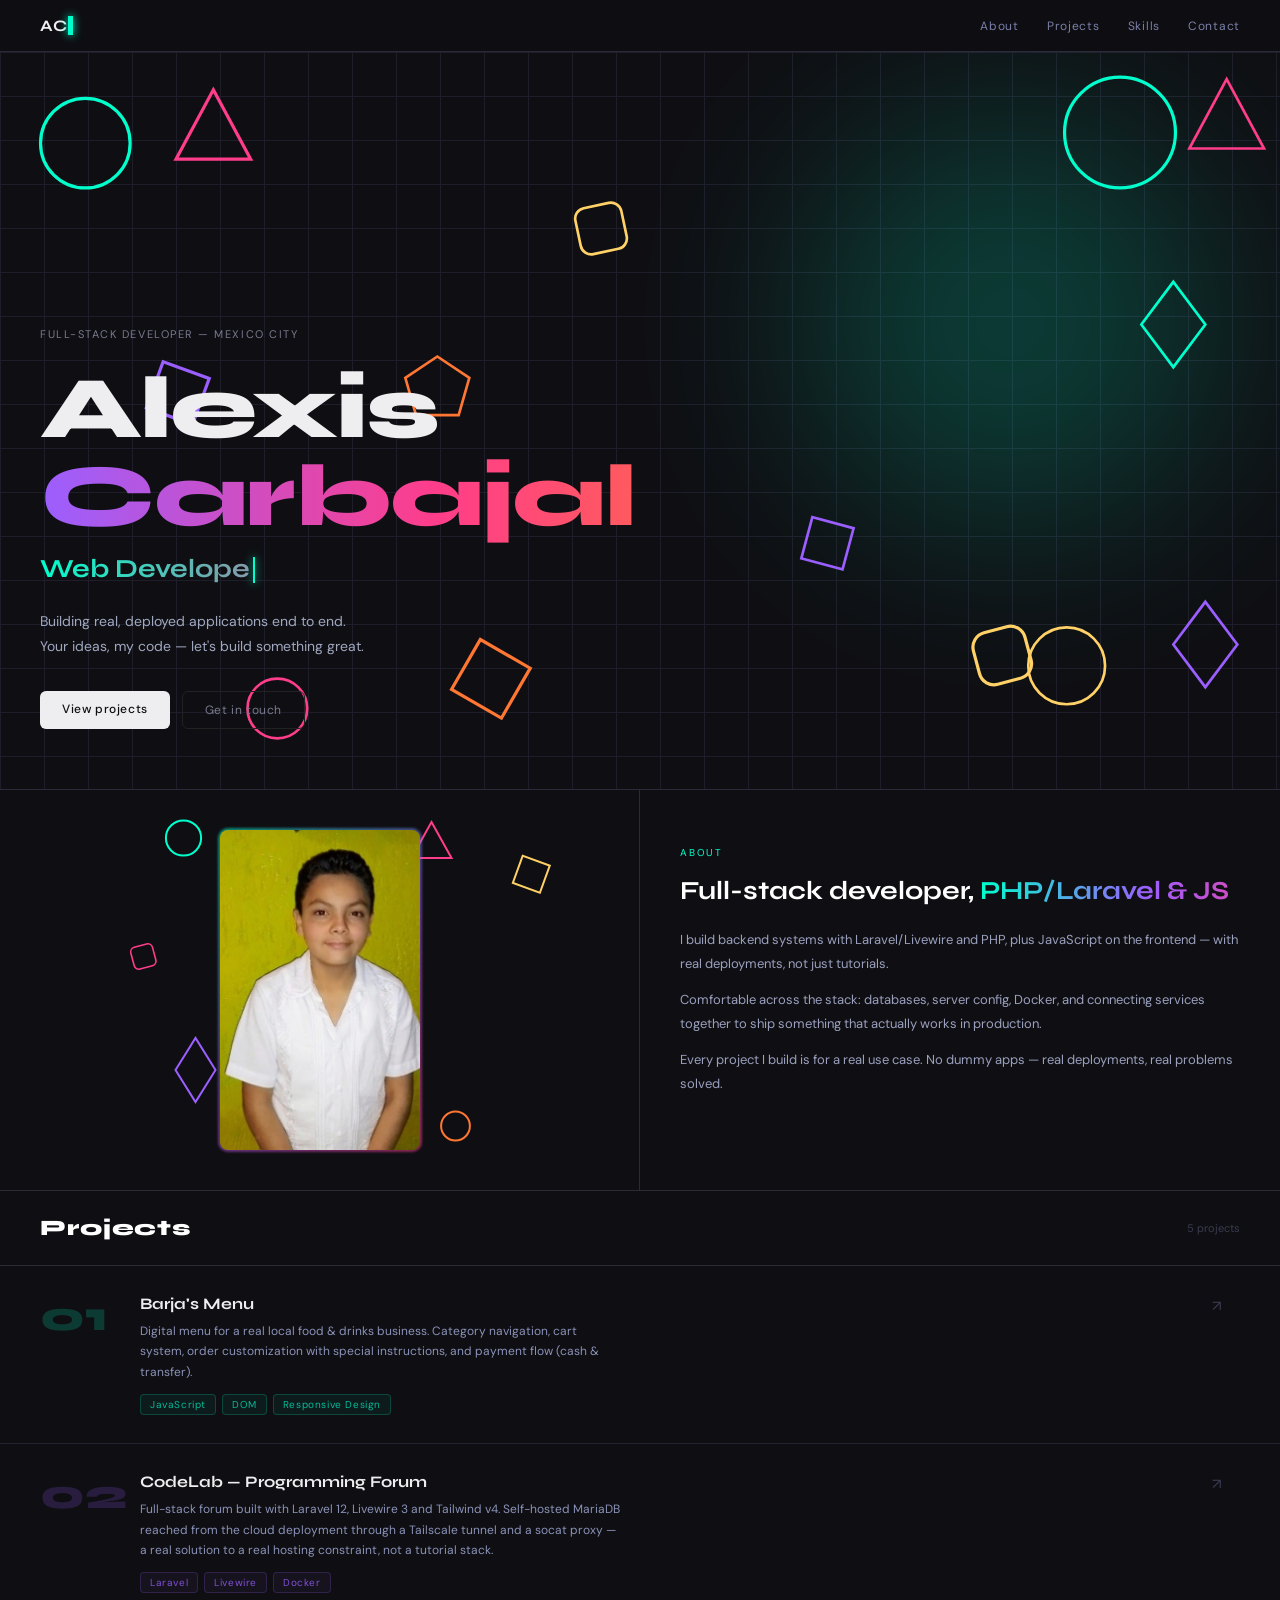
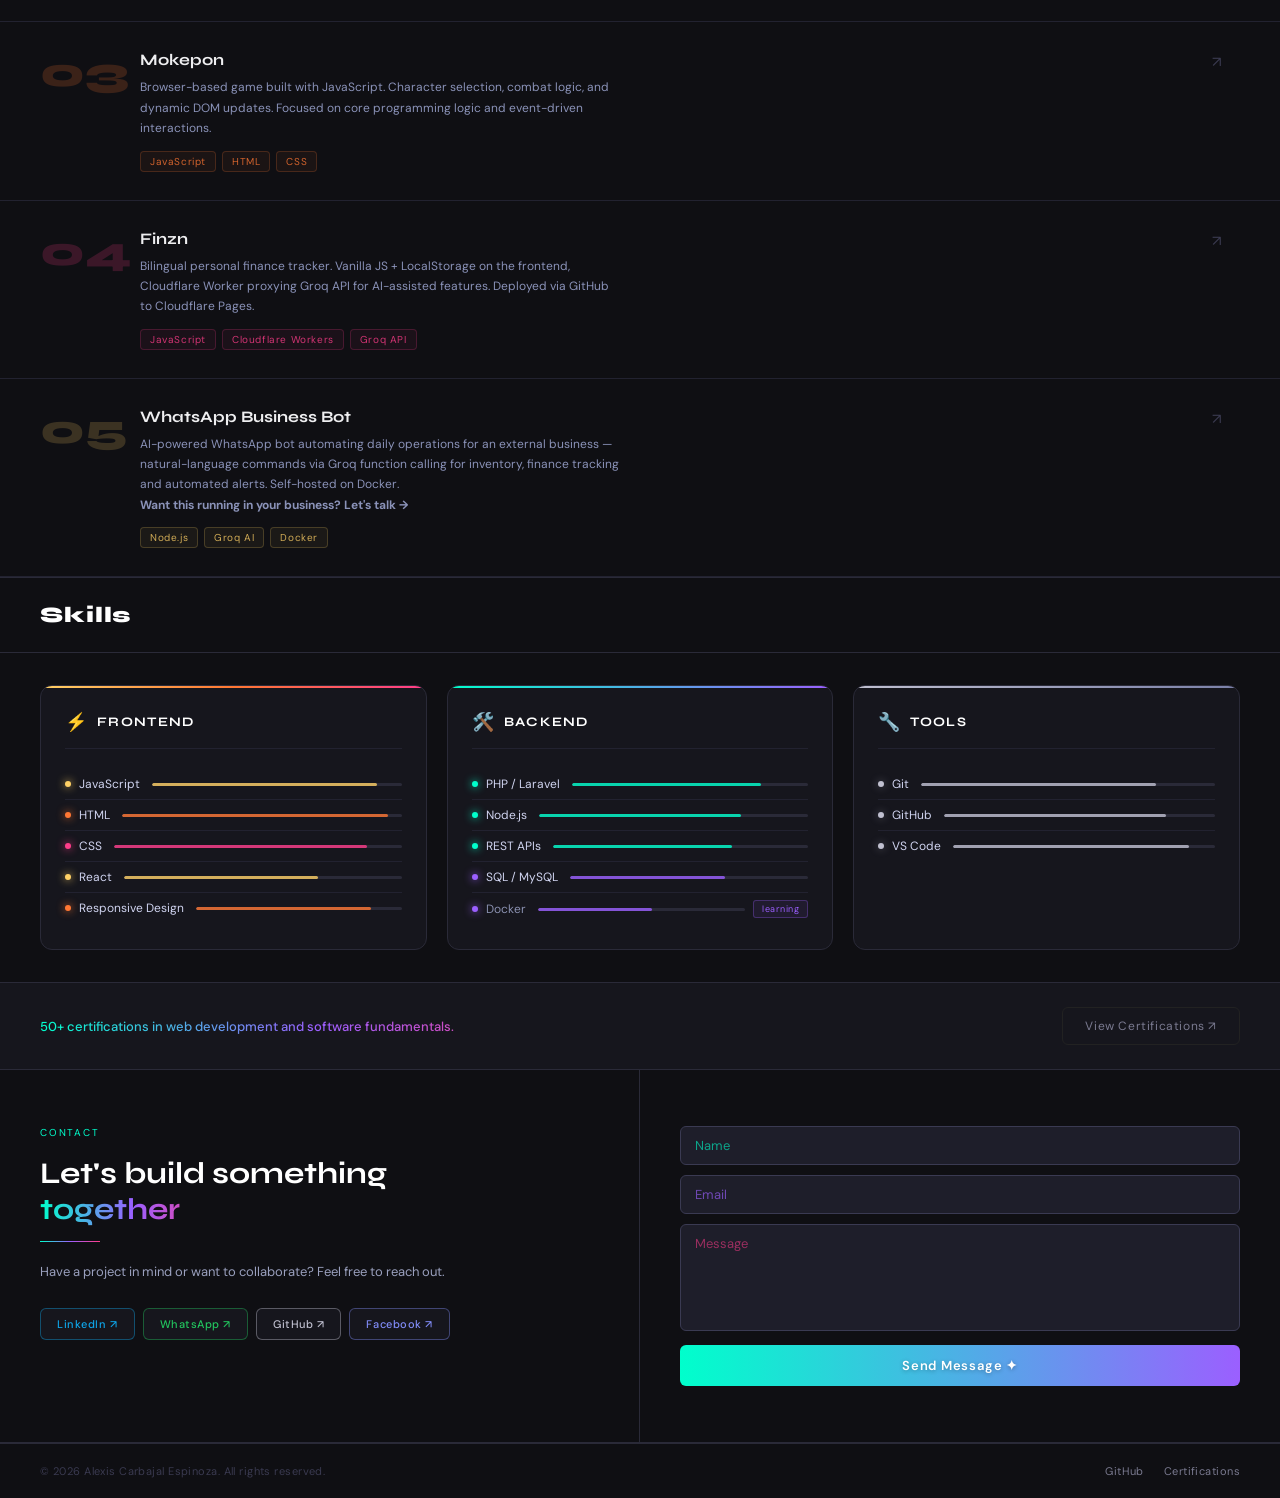
<file: index.html>
<!DOCTYPE html>
<html lang="en">
<head>
  <meta charset="UTF-8">
  <meta name="viewport" content="width=device-width, initial-scale=1.0">
  <title>Alexis Carbajal — Portfolio</title>
  <link rel="preconnect" href="https://fonts.googleapis.com">
  <link rel="preconnect" href="https://fonts.gstatic.com" crossorigin>
  <link href="https://fonts.googleapis.com/css2?family=Syne:wght@400;500;700;800&family=DM+Sans:wght@300;400;500&display=swap" rel="stylesheet">
  <meta name="author" content="Alexis Carbajal Espinoza">
  <meta name="description" content="Portafolio de Alexis Carbajal Espinoza, desarrollador full-stack (PHP/Laravel/JavaScript).">
  <meta name="keywords" content="Alexis Carbajal, desarrollador full-stack, Laravel, JavaScript, PHP, portafolio">
  <meta property="og:title" content="Alexis Carbajal — Portfolio">
  <meta property="og:description" content="Full-stack developer building real, deployed applications.">
  <meta property="og:url" content="https://alexis-ce.github.io/">
  <meta property="og:type" content="website">
  <link rel="stylesheet" href="./css/styles.css">
</head>
<body>

  <!-- NAV -->
  <nav class="nav">
    <div class="nav-logo">AC<span class="dot-cyan">.</span></div>
    <div class="nav-links">
      <a href="#about" onclick="smoothTo(event,'about')">About</a>
      <a href="#projects" onclick="smoothTo(event,'projects')">Projects</a>
      <a href="#skills" onclick="smoothTo(event,'skills')">Skills</a>
      <a href="#contact" onclick="smoothTo(event,'contact')">Contact</a>
    </div>
    <div class="nav-hamburger" id="hamburger">
      <span></span><span></span><span></span>
    </div>
  </nav>
  <div class="mobile-menu" id="mobileMenu">
    <a href="#about"    onclick="smoothTo(event,'about');closeMobileMenu()">About</a>
    <a href="#projects" onclick="smoothTo(event,'projects');closeMobileMenu()">Projects</a>
    <a href="#skills"   onclick="smoothTo(event,'skills');closeMobileMenu()">Skills</a>
    <a href="#contact"  onclick="smoothTo(event,'contact');closeMobileMenu()">Contact</a>
  </div>

  <!-- HERO -->
  <section class="hero">
    <div class="grid-bg"></div>
    <div class="glow-blob" id="glowBlob"></div>

    <!-- Floating shapes desktop -->
    <svg class="shapes shapes-desktop" viewBox="0 0 1200 700" xmlns="http://www.w3.org/2000/svg" preserveAspectRatio="xMidYMid slice">
      <!-- Top left area -->
      <circle cx="80" cy="90" r="42" fill="none" stroke="#00ffcc" stroke-width="3" class="shape s1"/>
      <polygon points="200,40 235,105 165,105" fill="none" stroke="#ff3d8a" stroke-width="3" class="shape s2"/>
      <!-- Top center -->
      <rect x="540" y="30" width="44" height="44" rx="10" fill="none" stroke="#ffd166" stroke-width="2.5" transform="rotate(-12,562,52)" class="shape s4"/>
      <!-- Top right -->
      <circle cx="1050" cy="80" r="52" fill="none" stroke="#00ffcc" stroke-width="3" class="shape s1"/>
      <polygon points="1150,30 1185,95 1115,95" fill="none" stroke="#ff3d8a" stroke-width="2.5" class="shape s2"/>
      <!-- Middle left -->
      <rect x="30" y="300" width="46" height="46" fill="none" stroke="#9b5fff" stroke-width="3" transform="rotate(20,53,323)" class="shape s3"/>
      <!-- Middle center-left -->
      <polygon points="380,310 410,290 440,310 430,345 390,345" fill="none" stroke="#ff7733" stroke-width="2.5" class="shape s8"/>
      <!-- Middle right -->
      <rect x="960" y="280" width="50" height="50" rx="14" fill="none" stroke="#ffd166" stroke-width="3" transform="rotate(-15,985,305)" class="shape s4"/>
      <polygon points="1100,220 1130,260 1100,300 1070,260" fill="none" stroke="#00ffcc" stroke-width="2.5" class="shape s6"/>
      <!-- Bottom left -->
      <rect x="120" y="560" width="54" height="54" fill="none" stroke="#ff7733" stroke-width="3" transform="rotate(30,147,587)" class="shape s7"/>
      <circle cx="260" cy="620" r="28" fill="none" stroke="#ff3d8a" stroke-width="2.5" class="shape s5"/>
      <!-- Bottom center -->
      <rect x="580" y="580" width="40" height="40" fill="none" stroke="#9b5fff" stroke-width="2.5" transform="rotate(15,600,600)" class="shape s3"/>
      <!-- Bottom right -->
      <circle cx="1000" cy="580" r="36" fill="none" stroke="#ffd166" stroke-width="2.5" class="shape s5"/>
      <polygon points="1130,520 1160,560 1130,600 1100,560" fill="none" stroke="#9b5fff" stroke-width="2.5" class="shape s6"/>
    </svg>

    <!-- Floating shapes mobile -->
    <svg class="shapes shapes-mobile" viewBox="0 0 400 700" xmlns="http://www.w3.org/2000/svg" preserveAspectRatio="xMidYMid slice">
      <!-- Top left -->
      <circle cx="30" cy="60" r="28" fill="none" stroke="#00ffcc" stroke-width="2.5" class="shape s1"/>
      <polygon points="340,30 365,75 315,75" fill="none" stroke="#ff3d8a" stroke-width="2.5" class="shape s2"/>
      <!-- Top right -->
      <rect x="330" y="120" width="36" height="36" rx="8" fill="none" stroke="#ffd166" stroke-width="2.5" transform="rotate(15,348,138)" class="shape s4"/>
      <!-- Middle left -->
      <polygon points="18,320 40,290 62,320 40,350" fill="none" stroke="#9b5fff" stroke-width="2.5" class="shape s6"/>
      <!-- Middle right -->
      <circle cx="370" cy="280" r="22" fill="none" stroke="#ff7733" stroke-width="2.5" class="shape s5"/>
      <!-- Bottom left -->
      <rect x="20" y="560" width="34" height="34" fill="none" stroke="#ff3d8a" stroke-width="2" transform="rotate(25,37,577)" class="shape s7"/>
      <!-- Bottom right -->
      <circle cx="360" cy="580" r="24" fill="none" stroke="#ffd166" stroke-width="2.5" class="shape s5"/>
      <polygon points="180,640 205,610 230,640" fill="none" stroke="#00ffcc" stroke-width="2.5" class="shape s2"/>
    </svg>

    <div class="hero-content">
      <div class="hero-tag">Full-Stack Developer — Mexico City</div>
      <h1 class="hero-name">Alexis<br><span class="dim">Carbajal</span></h1>
      <div class="type-line">
        <span id="typeText"></span><span class="cursor"></span>
      </div>
      <p class="hero-sub">Building real, deployed applications end to end.<br>Your ideas, my code — let's build something great.</p>
      <div class="hero-cta">
        <a href="#projects" onclick="smoothTo(event,'projects')" class="btn btn-primary">View projects</a>
        <a href="#contact" onclick="smoothTo(event,'contact')" class="btn btn-ghost">Get in touch</a>
      </div>
    </div>
  </section>

  <!-- ABOUT -->
  <section class="about" id="about">
    <div class="about-img-col">
      <div class="about-img-wrap">
        <img src="./assets/Perfil.jpg" alt="Alexis Carbajal" loading="lazy">
      </div>
      <!-- Floating shapes around photo -->
      <svg class="about-shapes" viewBox="0 0 400 500" xmlns="http://www.w3.org/2000/svg">
        <circle cx="30" cy="60" r="22" fill="none" stroke="#00ffcc" stroke-width="2.5" class="shape s1"/>
        <polygon points="340,40 365,85 315,85" fill="none" stroke="#ff3d8a" stroke-width="2.5" class="shape s2"/>
        <rect x="350" y="200" width="36" height="36" fill="none" stroke="#ffd166" stroke-width="2.5" transform="rotate(20,368,218)" class="shape s3"/>
        <polygon points="20,350 45,310 70,350 45,390" fill="none" stroke="#9b5fff" stroke-width="2.5" class="shape s6"/>
        <circle cx="370" cy="420" r="18" fill="none" stroke="#ff7733" stroke-width="2.5" class="shape s5"/>
        <rect x="15" y="180" width="28" height="28" rx="6" fill="none" stroke="#ff3d8a" stroke-width="2" transform="rotate(-15,29,194)" class="shape s4"/>
      </svg>
    </div>
    <div class="about-text-col">
      <div class="section-label">About</div>
      <h2 class="about-title">Full-stack developer, <span class="rgb-text">PHP/Laravel &amp; JS</span></h2>
      <p>I build backend systems with Laravel/Livewire and PHP, plus JavaScript on the frontend — with real deployments, not just tutorials.</p>
      <p>Comfortable across the stack: databases, server config, Docker, and connecting services together to ship something that actually works in production.</p>
      <p>Every project I build is for a real use case. No dummy apps — real deployments, real problems solved.</p>
    </div>
  </section>

  <!-- PROJECTS -->
  <section class="projects" id="projects">
    <div class="section-header">
      <h2>Projects</h2>
      <span class="count">5 projects</span>
    </div>

    <a href="https://barjas-menu.pages.dev" target="_blank" class="project-row pr-cyan">
      <div class="pr-num">01</div>
      <div class="pr-info">
        <h3>Barja's Menu</h3>
        <p>Digital menu for a real local food &amp; drinks business. Category navigation, cart system, order customization with special instructions, and payment flow (cash &amp; transfer).</p>
        <div class="chips">
          <span class="chip">JavaScript</span>
          <span class="chip">DOM</span>
          <span class="chip">Responsive Design</span>
        </div>
      </div>
      <div class="pr-arrow">↗</div>
    </a>

    <a href="https://laravel-web-2f0e.onrender.com" target="_blank" class="project-row pr-purple">
      <div class="pr-num">02</div>
      <div class="pr-info">
        <h3>CodeLab — Programming Forum</h3>
        <p>Full-stack forum built with Laravel 12, Livewire 3 and Tailwind v4. Self-hosted MariaDB reached from the cloud deployment through a Tailscale tunnel and a socat proxy — a real solution to a real hosting constraint, not a tutorial stack.</p>
        <div class="chips">
          <span class="chip">Laravel</span>
          <span class="chip">Livewire</span>
          <span class="chip">Docker</span>
        </div>
      </div>
      <div class="pr-arrow">↗</div>
    </a>

    <a href="https://alexis-ce.github.io/Mokepon/" target="_blank" class="project-row pr-orange">
      <div class="pr-num">03</div>
      <div class="pr-info">
        <h3>Mokepon</h3>
        <p>Browser-based game built with JavaScript. Character selection, combat logic, and dynamic DOM updates. Focused on core programming logic and event-driven interactions.</p>
        <div class="chips">
          <span class="chip">JavaScript</span>
          <span class="chip">HTML</span>
          <span class="chip">CSS</span>
        </div>
      </div>
      <div class="pr-arrow">↗</div>
    </a>

    <a href="https://finzn.pages.dev" target="_blank" class="project-row pr-pink">
      <div class="pr-num">04</div>
      <div class="pr-info">
        <h3>Finzn</h3>
        <p>Bilingual personal finance tracker. Vanilla JS + LocalStorage on the frontend, Cloudflare Worker proxying Groq API for AI-assisted features. Deployed via GitHub to Cloudflare Pages.</p>
        <div class="chips">
          <span class="chip">JavaScript</span>
          <span class="chip">Cloudflare Workers</span>
          <span class="chip">Groq API</span>
        </div>
      </div>
      <div class="pr-arrow">↗</div>
    </a>

    <a href="#contact" onclick="smoothTo(event,'contact')" class="project-row pr-yellow">
      <div class="pr-num">05</div>
      <div class="pr-info">
        <h3>WhatsApp Business Bot</h3>
        <p>AI-powered WhatsApp bot automating daily operations for an external business — natural-language commands via Groq function calling for inventory, finance tracking and automated alerts. Self-hosted on Docker.<br><strong>Want this running in your business? Let's talk →</strong></p>
        <div class="chips">
          <span class="chip">Node.js</span>
          <span class="chip">Groq AI</span>
          <span class="chip">Docker</span>
        </div>
      </div>
      <div class="pr-arrow">↗</div>
    </a>
  </section>

  <!-- SKILLS -->
  <section class="skills" id="skills">
    <div class="section-header">
      <h2>Skills</h2>
    </div>
    <div class="skills-grid">
      <div class="skill-col skill-col-frontend">
        <div class="skill-col-header">
          <span class="skill-icon">⚡</span>
          <h3>Frontend</h3>
        </div>
        <div class="skill-item"><div class="dot dot-yellow"></div><span class="lit">JavaScript</span><span class="skill-bar"><span class="skill-fill" style="width:90%;background:var(--yellow)"></span></span></div>
        <div class="skill-item"><div class="dot dot-orange"></div><span class="lit">HTML</span><span class="skill-bar"><span class="skill-fill" style="width:95%;background:var(--orange)"></span></span></div>
        <div class="skill-item"><div class="dot dot-pink"></div><span class="lit">CSS</span><span class="skill-bar"><span class="skill-fill" style="width:88%;background:var(--pink)"></span></span></div>
        <div class="skill-item"><div class="dot dot-yellow"></div><span class="lit">React</span><span class="skill-bar"><span class="skill-fill" style="width:70%;background:var(--yellow)"></span></span></div>
        <div class="skill-item"><div class="dot dot-orange"></div><span class="lit">Responsive Design</span><span class="skill-bar"><span class="skill-fill" style="width:85%;background:var(--orange)"></span></span></div>
      </div>
      <div class="skill-col skill-col-backend">
        <div class="skill-col-header">
          <span class="skill-icon">🛠️</span>
          <h3>Backend</h3>
        </div>
        <div class="skill-item"><div class="dot dot-cyan"></div><span class="lit">PHP / Laravel</span><span class="skill-bar"><span class="skill-fill" style="width:80%;background:var(--cyan)"></span></span></div>
        <div class="skill-item"><div class="dot dot-cyan"></div><span class="lit">Node.js</span><span class="skill-bar"><span class="skill-fill" style="width:75%;background:var(--cyan)"></span></span></div>
        <div class="skill-item"><div class="dot dot-cyan"></div><span class="lit">REST APIs</span><span class="skill-bar"><span class="skill-fill" style="width:70%;background:var(--cyan)"></span></span></div>
        <div class="skill-item"><div class="dot dot-purple"></div><span class="lit">SQL / MySQL</span><span class="skill-bar"><span class="skill-fill" style="width:65%;background:var(--purple)"></span></span></div>
        <div class="skill-item"><div class="dot dot-purple"></div><span>Docker</span><span class="skill-bar"><span class="skill-fill" style="width:55%;background:var(--purple)"></span></span><span class="badge">learning</span></div>
      </div>
      <div class="skill-col skill-col-tools">
        <div class="skill-col-header">
          <span class="skill-icon">🔧</span>
          <h3>Tools</h3>
        </div>
        <div class="skill-item"><div class="dot dot-white"></div><span class="lit">Git</span><span class="skill-bar"><span class="skill-fill" style="width:80%;background:#c0c0d0"></span></span></div>
        <div class="skill-item"><div class="dot dot-white"></div><span class="lit">GitHub</span><span class="skill-bar"><span class="skill-fill" style="width:82%;background:#c0c0d0"></span></span></div>
        <div class="skill-item"><div class="dot dot-white"></div><span class="lit">VS Code</span><span class="skill-bar"><span class="skill-fill" style="width:90%;background:#c0c0d0"></span></span></div>
      </div>
    </div>
    <div class="certs-link-row">
      <p>50+ certifications in web development and software fundamentals.</p>
      <a href="certifications-page.html" target="_blank" class="btn btn-ghost">View Certifications ↗</a>
    </div>
  </section>

  <!-- CONTACT -->
  <section class="contact" id="contact">
    <div class="contact-left">
      <div class="section-label">Contact</div>
      <h2>Let's build something<br><span class="rgb-text">together</span></h2>
      <div class="neon-line"></div>
      <p>Have a project in mind or want to collaborate? Feel free to reach out.</p>
      <div class="social-links">
        <a href="https://www.linkedin.com/in/alexis-carbajal-51812434a/" target="_blank" class="social-btn social-btn-linkedin">LinkedIn ↗</a>
        <a href="https://wa.me/525573854446?text=Hola%20Alexis." target="_blank" class="social-btn social-btn-whatsapp">WhatsApp ↗</a>
        <a href="https://github.com/Alexis-CE" target="_blank" class="social-btn social-btn-github">GitHub ↗</a>
        <a href="https://www.facebook.com/profile.php?id=100072151099808" target="_blank" class="social-btn social-btn-facebook">Facebook ↗</a>
      </div>
    </div>
    <div class="contact-right">
      <form action="https://formspree.io/f/manqjbyv" method="POST" class="contact-form">
        <input type="text" name="name" placeholder="Name" required class="input input-name">
        <input type="email" name="email" placeholder="Email" required class="input input-email">
        <textarea name="message" placeholder="Message" rows="5" required class="input input-msg"></textarea>
        <button type="submit" class="btn-send">Send Message ✦</button>
      </form>
    </div>
  </section>

  <!-- FOOTER -->
  <footer class="footer">
    <span>© 2026 Alexis Carbajal Espinoza. All rights reserved.</span>
    <div class="footer-links">
      <a href="https://github.com/Alexis-CE" target="_blank">GitHub</a>
      <a href="certifications-page.html" target="_blank">Certifications</a>
    </div>
  </footer>

  <script src="./js/main.js"></script>
  <script>
    // Smooth scroll function
    function smoothTo(e, id) {
      e.preventDefault();
      document.getElementById(id).scrollIntoView({ behavior: 'smooth' });
    }
    const phrases = ['Web Developer', 'Frontend Engineer', 'JavaScript Dev', 'Building for the web'];
    let pi = 0, ci = 0, deleting = false;
    const el = document.getElementById('typeText');
    function tick() {
      const word = phrases[pi];
      if (!deleting) {
        el.textContent = word.slice(0, ci + 1);
        ci++;
        if (ci === word.length) { setTimeout(() => { deleting = true; tick(); }, 1800); return; }
      } else {
        el.textContent = word.slice(0, ci - 1);
        ci--;
        if (ci === 0) { deleting = false; pi = (pi + 1) % phrases.length; }
      }
      setTimeout(tick, deleting ? 60 : 100);
    }
    setTimeout(tick, 800);

    // RGB blob color cycle
    const colors = ['#00ffcc', '#7b2fff', '#ff006e', '#0088ff'];
    let colorIdx = 0;
    const blob = document.getElementById('glowBlob');
    setInterval(() => { colorIdx = (colorIdx + 1) % colors.length; blob.style.background = colors[colorIdx]; }, 2200);

    // Hamburger menu
    const ham = document.getElementById('hamburger');
    const menu = document.getElementById('mobileMenu');
    ham.addEventListener('click', () => { menu.classList.toggle('open'); ham.classList.toggle('active'); });
    function closeMobileMenu() { menu.classList.remove('open'); ham.classList.remove('active'); }

    // Scroll fade-in
    const observer = new IntersectionObserver((entries) => {
      entries.forEach(e => { if (e.isIntersecting) { e.target.classList.add('visible'); } });
    }, { threshold: 0.1 });
    document.querySelectorAll('.about, .project-row, .skill-col, .contact-left, .contact-right').forEach(el => {
      el.classList.add('fade-up');
      observer.observe(el);
    });
  </script>
</body>
</html>
</file>
<file: css/styles.css>
/* ===========================
   BASE
=========================== */
*, *::before, *::after { box-sizing: border-box; margin: 0; padding: 0; }

:root {
  --bg: #0f0f13;
  --bg2: #16161d;
  --bg3: #1c1c26;
  --border: #2a2a38;
  --border2: #222230;
  --text: #eeeef0;
  --text-dim: #7a7a90;
  --text-faint: #3a3a50;
  --cyan: #00ffcc;
  --purple: #9b5fff;
  --pink: #ff3d8a;
  --orange: #ff7733;
  --yellow: #ffd166;
  --font-display: 'Syne', sans-serif;
  --font-body: 'DM Sans', sans-serif;
}

html { scroll-behavior: smooth; }

body {
  font-family: var(--font-body);
  background: var(--bg);
  color: var(--text);
  overflow-x: hidden;
}

::-webkit-scrollbar { width: 4px; background: #0a0a0a; }
::-webkit-scrollbar-thumb { background: #2a2a2a; border-radius: 10px; }

/* ===========================
   NAV
=========================== */
.nav {
  position: sticky;
  top: 0;
  z-index: 100;
  display: flex;
  justify-content: space-between;
  align-items: center;
  padding: 16px 40px;
  background: rgba(15,15,19,0.92);
  backdrop-filter: blur(14px);
  border-bottom: 0.5px solid var(--border);
}

.nav-logo {
  font-family: var(--font-display);
  font-size: 16px;
  font-weight: 700;
  letter-spacing: 0.08em;
  color: var(--text);
}

.dot-cyan { color: var(--cyan); text-shadow: 0 0 10px var(--cyan); }

.nav-links { display: flex; gap: 28px; }
.nav-links a {
  font-size: 12px;
  color: #7a80a8;
  text-decoration: none;
  letter-spacing: 0.06em;
  transition: color 0.2s;
}
.nav-links a:hover { color: var(--cyan); }

.nav-hamburger {
  display: none;
  flex-direction: column;
  gap: 5px;
  cursor: pointer;
  padding: 4px;
}
.nav-hamburger span {
  display: block;
  width: 22px;
  height: 1.5px;
  background: var(--text-dim);
  transition: all 0.3s;
}
.nav-hamburger.active span:nth-child(1) { transform: rotate(45deg) translate(4px, 4px); }
.nav-hamburger.active span:nth-child(2) { opacity: 0; }
.nav-hamburger.active span:nth-child(3) { transform: rotate(-45deg) translate(4px, -4px); }

.mobile-menu {
  display: none;
  flex-direction: column;
  background: rgba(15,15,19,0.97);
  backdrop-filter: blur(14px);
  border-bottom: 0.5px solid var(--border);
  padding: 0;
  overflow: hidden;
  max-height: 0;
  transition: max-height 0.35s ease, padding 0.3s ease;
  position: fixed;
  top: 49px;
  left: 0;
  right: 0;
  z-index: 99;
}
.mobile-menu.open {
  max-height: 300px;
  padding: 12px 0;
}
.mobile-menu a {
  font-size: 14px;
  color: var(--text-dim);
  text-decoration: none;
  padding: 12px 40px;
  letter-spacing: 0.06em;
  transition: color 0.2s, background 0.2s;
}
.mobile-menu a:hover { color: var(--text); background: var(--bg3); }

/* ===========================
   HERO
=========================== */
.hero {
  position: relative;
  min-height: 82vh;
  display: flex;
  align-items: flex-end;
  padding: 0 40px 60px;
  border-bottom: 0.5px solid var(--border);
  overflow: hidden;
}

.grid-bg {
  position: absolute;
  inset: 0;
  background-image:
    linear-gradient(var(--border2) 1px, transparent 1px),
    linear-gradient(90deg, var(--border2) 1px, transparent 1px);
  background-size: 44px 44px;
  opacity: 0.8;
}

.glow-blob {
  position: absolute;
  width: 420px;
  height: 420px;
  border-radius: 50%;
  filter: blur(90px);
  opacity: 0.18;
  top: 60px;
  right: 60px;
  background: var(--cyan);
  transition: background 1.2s ease;
  animation: blobdrift 8s ease-in-out infinite alternate;
}
@keyframes blobdrift {
  from { transform: translate(0, 0); }
  to   { transform: translate(30px, 40px); }
}

/* Floating shapes */
.shapes {
  position: absolute;
  inset: 0;
  width: 100%;
  height: 100%;
  pointer-events: none;
  overflow: visible;
}
.shapes-mobile { display: none; }
.shapes-desktop { display: block; }
.shape { transform-box: fill-box; transform-origin: center; }
.s1 { animation: floatA 6s ease-in-out infinite alternate, spinSlow 12s linear infinite; }
.s2 { animation: floatB 7s ease-in-out infinite alternate, spinSlow 16s linear infinite reverse; }
.s3 { animation: floatC 5s ease-in-out infinite alternate, spinSlow 10s linear infinite; }
.s4 { animation: floatA 8s ease-in-out infinite alternate, spinSlow 14s linear infinite reverse; }
.s5 { animation: floatB 5.5s ease-in-out infinite alternate; }
.s6 { animation: floatC 7.5s ease-in-out infinite alternate, spinSlow 18s linear infinite; }
.s7 { animation: floatA 6.5s ease-in-out infinite alternate, spinSlow 8s linear infinite reverse; }
.s8 { animation: floatB 9s ease-in-out infinite alternate, spinSlow 20s linear infinite; }

@keyframes floatA {
  from { transform: translateY(0px); }
  to   { transform: translateY(-22px); }
}
@keyframes floatB {
  from { transform: translateY(0px) translateX(0px); }
  to   { transform: translateY(-16px) translateX(12px); }
}
@keyframes floatC {
  from { transform: translateY(0px) translateX(0px); }
  to   { transform: translateY(18px) translateX(-10px); }
}
@keyframes spinSlow {
  from { transform: rotate(0deg); }
  to   { transform: rotate(360deg); }
}

.hero-content { position: relative; max-width: 700px; }

.hero-tag {
  font-size: 11px;
  letter-spacing: 0.14em;
  color: var(--text-dim);
  text-transform: uppercase;
  margin-bottom: 24px;
  animation: fadeUp 0.6s ease both;
}

.hero-name {
  font-family: var(--font-display);
  font-size: clamp(52px, 8vw, 88px);
  font-weight: 800;
  line-height: 1.0;
  letter-spacing: -0.02em;
  color: var(--text);
  margin-bottom: 12px;
  animation: fadeUp 0.7s ease 0.1s both;
}
.hero-name .dim {
  background: linear-gradient(90deg, var(--purple), var(--pink), var(--orange), var(--purple));
  background-size: 200%;
  -webkit-background-clip: text;
  -webkit-text-fill-color: transparent;
  background-clip: text;
  animation: rgbslide 5s linear infinite;
}

.type-line {
  font-family: var(--font-display);
  font-size: clamp(18px, 3vw, 26px);
  font-weight: 700;
  min-height: 36px;
  margin-bottom: 20px;
  animation: fadeUp 0.7s ease 0.2s both;
  background: linear-gradient(90deg, #00ffcc, #ff3d8a, #ffe600, #00ffcc);
  background-size: 200%;
  -webkit-background-clip: text;
  -webkit-text-fill-color: transparent;
  background-clip: text;
  animation: rgbslide 2.5s linear infinite, fadeUp 0.7s ease 0.2s both;
}

.cursor {
  display: inline-block;
  width: 2px;
  height: 1em;
  background: var(--cyan);
  vertical-align: middle;
  margin-left: 3px;
  box-shadow: 0 0 8px var(--cyan);
  animation: blink 0.8s step-end infinite;
  -webkit-text-fill-color: initial;
}
@keyframes blink { 50% { opacity: 0; } }

.hero-sub {
  font-size: 14px;
  color: #a0a8c0;
  line-height: 1.8;
  max-width: 380px;
  animation: fadeUp 0.8s ease 0.3s both;
  opacity: 0;
  animation-fill-mode: forwards;
}

.hero-cta {
  display: flex;
  gap: 12px;
  margin-top: 32px;
  animation: fadeUp 0.8s ease 0.5s both;
  opacity: 0;
  animation-fill-mode: forwards;
}

/* ===========================
   BUTTONS
=========================== */
.btn {
  font-family: var(--font-body);
  font-size: 12px;
  letter-spacing: 0.05em;
  padding: 10px 22px;
  border-radius: 6px;
  cursor: pointer;
  text-decoration: none;
  display: inline-block;
  transition: all 0.25s;
}
.btn-primary {
  background: var(--text);
  color: var(--bg);
  border: none;
  font-weight: 500;
}
.btn-primary:hover {
  background: #fff;
  box-shadow: 0 0 24px rgba(232,232,226,0.15);
}
.btn-ghost {
  background: transparent;
  color: var(--text-dim);
  border: 0.5px solid #222;
}
.btn-ghost:hover { border-color: #444; color: var(--text); }
.full { width: 100%; text-align: center; margin-top: 4px; }

/* ===========================
   ABOUT
=========================== */
.about {
  display: grid;
  grid-template-columns: 1fr 1fr;
  border-bottom: 0.5px solid var(--border);
}

.about-img-col {
  border-right: 0.5px solid var(--border);
  padding: 40px 32px;
  display: flex;
  align-items: center;
  justify-content: center;
  position: relative;
  overflow: hidden;
}

.about-img-wrap {
  position: relative;
  width: 200px;
  z-index: 1;
}
.about-img-wrap::before {
  content: '';
  position: absolute;
  inset: -2px;
  border-radius: 10px;
  background: linear-gradient(135deg, var(--cyan), var(--purple), var(--pink));
  z-index: 0;
  opacity: 0.5;
  filter: blur(1px);
}
.about-img-wrap img {
  position: relative;
  z-index: 1;
  width: 100%;
  height: 320px;
  object-fit: cover;
  border-radius: 8px;
  display: block;
}

.about-shapes {
  position: absolute;
  inset: 0;
  width: 100%;
  height: 100%;
  pointer-events: none;
  z-index: 0;
}


.about-text-col { padding: 56px 40px; }

.section-label {
  font-size: 10px;
  letter-spacing: 0.18em;
  color: var(--cyan);
  text-transform: uppercase;
  margin-bottom: 16px;
}

.about-title {
  font-family: var(--font-display);
  font-size: clamp(20px, 2.5vw, 26px);
  font-weight: 700;
  line-height: 1.25;
  margin-bottom: 20px;
  color: #ffffff;
}

.about-text-col p {
  font-size: 13px;
  color: #9aa0be;
  line-height: 1.85;
  margin-bottom: 12px;
}

/* RGB animated text */
.rgb-text {
  background: linear-gradient(90deg, var(--cyan), var(--purple), var(--pink), var(--cyan));
  background-size: 200%;
  -webkit-background-clip: text;
  -webkit-text-fill-color: transparent;
  background-clip: text;
  animation: rgbslide 4s linear infinite;
}
@keyframes rgbslide { to { background-position: 200% center; } }

/* ===========================
   PROJECTS
=========================== */
.projects { border-bottom: 0.5px solid var(--border); }

.section-header {
  padding: 24px 40px;
  border-bottom: 0.5px solid var(--border);
  display: flex;
  justify-content: space-between;
  align-items: center;
}
.section-header h2 {
  font-family: var(--font-display);
  font-size: 22px;
  font-weight: 800;
  letter-spacing: 0.04em;
  color: #ffffff;
}
.count { font-size: 11px; color: var(--text-faint); }

.project-row {
  display: grid;
  grid-template-columns: 80px 1fr 28px;
  align-items: start;
  padding: 28px 40px;
  border-bottom: 0.5px solid var(--border2);
  gap: 20px;
  cursor: pointer;
  text-decoration: none;
  color: inherit;
  position: relative;
  transition: background 0.25s;
}
.project-row::before {
  content: '';
  position: absolute;
  left: 0;
  top: 0;
  bottom: 0;
  width: 3px;
  opacity: 0;
  transition: opacity 0.3s;
}
.project-row:hover { background: var(--bg2); }
.project-row:hover::before { opacity: 1; }
.project-row:hover .pr-arrow { color: var(--text); }
.project-row:hover .pr-num { opacity: 1; }

.pr-cyan::before  { background: linear-gradient(to bottom, var(--cyan), #0088ff); }
.pr-cyan:hover    { box-shadow: inset 3px 0 0 var(--cyan); }
.pr-purple::before { background: linear-gradient(to bottom, var(--purple), var(--pink)); }
.pr-orange::before { background: linear-gradient(to bottom, var(--orange), var(--yellow)); }

.pr-num {
  font-family: var(--font-display);
  font-size: 42px;
  font-weight: 800;
  line-height: 1;
  opacity: 0.18;
  transition: opacity 0.3s;
  padding-top: 2px;
}
.pr-cyan   .pr-num { color: var(--cyan); }
.pr-purple .pr-num { color: var(--purple); }
.pr-orange .pr-num { color: var(--orange); }

.pr-info h3 {
  font-family: var(--font-display);
  font-size: 16px;
  font-weight: 700;
  color: var(--text);
  margin-bottom: 8px;
}
.pr-info p { font-size: 12px; color: #8a92b8; line-height: 1.7; max-width: 480px; }

.chips { display: flex; flex-wrap: wrap; gap: 6px; margin-top: 12px; }
.chip {
  font-size: 10px;
  letter-spacing: 0.06em;
  padding: 3px 9px;
  border-radius: 4px;
  border: 0.5px solid var(--border);
  color: var(--text-dim);
  background: var(--bg3);
}

/* colored chips per project */
.pr-cyan  .chip { border-color: rgba(0,255,204,0.2); color: rgba(0,255,204,0.7); background: rgba(0,255,204,0.05); }
.pr-purple .chip { border-color: rgba(155,95,255,0.2); color: rgba(155,95,255,0.8); background: rgba(155,95,255,0.05); }
.pr-orange .chip { border-color: rgba(255,119,51,0.2); color: rgba(255,119,51,0.8); background: rgba(255,119,51,0.05); }

.pr-pink::before { background: linear-gradient(to bottom, var(--pink), var(--purple)); }
.pr-pink .pr-num { color: var(--pink); }
.pr-pink .chip { border-color: rgba(255,61,138,0.2); color: rgba(255,61,138,0.8); background: rgba(255,61,138,0.05); }

.pr-yellow::before { background: linear-gradient(to bottom, var(--yellow), var(--orange)); }
.pr-yellow .pr-num { color: var(--yellow); }
.pr-yellow .chip { border-color: rgba(255,209,102,0.2); color: rgba(255,209,102,0.8); background: rgba(255,209,102,0.05); }

.pr-arrow { color: var(--text-faint); font-size: 15px; padding-top: 2px; transition: color 0.2s; }

/* ===========================
   SKILLS
=========================== */
.skills { border-bottom: 0.5px solid var(--border); }

.skills-grid {
  display: grid;
  grid-template-columns: repeat(3, 1fr);
  gap: 20px;
  padding: 32px 40px;
  border-bottom: 0.5px solid var(--border);
}

.skill-col {
  background: var(--bg2);
  border-radius: 12px;
  padding: 24px;
  border: 0.5px solid var(--border);
  position: relative;
  overflow: hidden;
  transition: transform 0.25s, box-shadow 0.25s;
}
.skill-col::before {
  content: '';
  position: absolute;
  top: 0; left: 0; right: 0;
  height: 2px;
}
.skill-col-frontend::before { background: linear-gradient(90deg, var(--yellow), var(--orange), var(--pink)); }
.skill-col-backend::before  { background: linear-gradient(90deg, var(--cyan), var(--purple)); }
.skill-col-tools::before    { background: linear-gradient(90deg, #c0c0d0, #7a80a8); }

.skill-col-frontend:hover { transform: translateY(-4px); box-shadow: 0 12px 40px rgba(255,209,102,0.1); }
.skill-col-backend:hover  { transform: translateY(-4px); box-shadow: 0 12px 40px rgba(0,255,204,0.1); }
.skill-col-tools:hover    { transform: translateY(-4px); box-shadow: 0 12px 40px rgba(192,192,208,0.08); }

.skill-col-header {
  display: flex;
  align-items: center;
  gap: 10px;
  margin-bottom: 20px;
  padding-bottom: 14px;
  border-bottom: 0.5px solid var(--border2);
}
.skill-icon { font-size: 18px; }

.skill-col h3 {
  font-family: var(--font-display);
  font-size: 13px;
  font-weight: 700;
  letter-spacing: 0.1em;
  text-transform: uppercase;
  color: #ffffff;
  margin: 0;
}

.skill-item {
  display: flex;
  align-items: center;
  gap: 8px;
  padding: 7px 0;
  border-bottom: 0.5px solid var(--border2);
  font-size: 12px;
  color: #8a90b0;
}
.skill-item:last-child { border-bottom: none; }
.skill-item .lit { color: #d0d4f0; }

.skill-bar {
  flex: 1;
  height: 3px;
  background: var(--border);
  border-radius: 2px;
  overflow: hidden;
  margin-left: 4px;
}
.skill-fill {
  display: block;
  height: 100%;
  border-radius: 2px;
  opacity: 0.8;
  transition: width 1s ease;
}

.dot {
  width: 6px;
  height: 6px;
  border-radius: 50%;
  flex-shrink: 0;
}
.dot-cyan  { background: var(--cyan);   box-shadow: 0 0 8px var(--cyan); }
.dot-white { background: #c0c0d0;       box-shadow: 0 0 8px rgba(200,200,220,0.4); }
.dot-purple{ background: var(--purple); box-shadow: 0 0 8px var(--purple); }
.dot-yellow{ background: var(--yellow); box-shadow: 0 0 8px var(--yellow); }
.dot-orange{ background: var(--orange); box-shadow: 0 0 8px var(--orange); }
.dot-pink  { background: var(--pink);   box-shadow: 0 0 8px var(--pink); }

.badge {
  font-size: 9px;
  letter-spacing: 0.06em;
  padding: 2px 8px;
  border-radius: 3px;
  border: 0.5px solid rgba(155,95,255,0.3);
  color: var(--purple);
  background: rgba(155,95,255,0.08);
  margin-left: auto;
}

.certs-link-row {
  padding: 24px 40px;
  display: flex;
  justify-content: space-between;
  align-items: center;
  flex-wrap: wrap;
  gap: 16px;
  background: var(--bg2);
}
.certs-link-row p {
  font-size: 13px;
  font-weight: 500;
  background: linear-gradient(90deg, var(--cyan), var(--purple), var(--pink), var(--cyan));
  background-size: 200%;
  -webkit-background-clip: text;
  -webkit-text-fill-color: transparent;
  background-clip: text;
  animation: rgbslide 4s linear infinite;
}

/* ===========================
   CONTACT
=========================== */
.contact {
  display: grid;
  grid-template-columns: 1fr 1fr;
  gap: 0;
  border-bottom: 0.5px solid var(--border);
}

.contact-left {
  padding: 56px 40px;
  border-right: 0.5px solid var(--border);
}
.contact-right { padding: 56px 40px; }

.contact-left h2 {
  font-family: var(--font-display);
  font-size: clamp(22px, 3vw, 30px);
  font-weight: 700;
  color: #ffffff;
  margin-bottom: 14px;
  line-height: 1.2;
}

.neon-line {
  height: 1px;
  width: 60px;
  background: linear-gradient(to right, var(--cyan), var(--purple), var(--pink));
  margin-bottom: 18px;
}

.contact-left p { font-size: 13px; color: #9aa0be; line-height: 1.8; margin-bottom: 24px; }

.social-links { display: flex; flex-wrap: wrap; gap: 8px; }
.social-btn {
  font-size: 11px;
  text-decoration: none;
  border: 1px solid;
  padding: 8px 16px;
  border-radius: 6px;
  letter-spacing: 0.05em;
  transition: all 0.25s;
  background: var(--bg2);
  font-weight: 500;
}

.social-btn-linkedin  { color: #0ea5e9; border-color: rgba(14,165,233,0.4);  }
.social-btn-whatsapp  { color: #22c55e; border-color: rgba(34,197,94,0.4);   }
.social-btn-github    { color: #c0c0d0; border-color: rgba(192,192,208,0.4); }
.social-btn-facebook  { color: #818cf8; border-color: rgba(129,140,248,0.4); }

.social-btn-linkedin:hover  { background: rgba(14,165,233,0.08);  border-color: #0ea5e9;  box-shadow: 0 0 16px rgba(14,165,233,0.25);  }
.social-btn-whatsapp:hover  { background: rgba(34,197,94,0.08);   border-color: #22c55e;  box-shadow: 0 0 16px rgba(34,197,94,0.25);   }
.social-btn-github:hover    { background: rgba(192,192,208,0.08); border-color: #c0c0d0;  box-shadow: 0 0 16px rgba(192,192,208,0.2);  }
.social-btn-facebook:hover  { background: rgba(129,140,248,0.08); border-color: #818cf8;  box-shadow: 0 0 16px rgba(129,140,248,0.25); }

.contact-form { display: flex; flex-direction: column; gap: 0; }
.input {
  width: 100%;
  background: #1e1e2a;
  border: 0.5px solid #3a3a52;
  border-radius: 6px;
  padding: 10px 14px;
  color: var(--text);
  font-size: 13px;
  font-family: var(--font-body);
  outline: none;
  margin-bottom: 10px;
  transition: border-color 0.25s, box-shadow 0.25s;
  resize: none;
}
.input:focus { border-color: var(--cyan); box-shadow: 0 0 0 2px rgba(0,255,204,0.06); }

.input-name::placeholder  { color: rgba(0,255,204,0.6); }
.input-email::placeholder { color: rgba(155,95,255,0.65); }
.input-msg::placeholder   { color: rgba(255,61,138,0.55); }

.input-name:focus  { border-color: var(--cyan);   box-shadow: 0 0 0 2px rgba(0,255,204,0.07); }
.input-email:focus { border-color: var(--purple); box-shadow: 0 0 0 2px rgba(155,95,255,0.07); }
.input-msg:focus   { border-color: var(--pink);   box-shadow: 0 0 0 2px rgba(255,61,138,0.07); }

.btn-send {
  width: 100%;
  margin-top: 4px;
  font-family: var(--font-body);
  font-size: 13px;
  font-weight: 600;
  letter-spacing: 0.06em;
  padding: 12px 22px;
  border-radius: 6px;
  cursor: pointer;
  border: none;
  background: linear-gradient(90deg, var(--cyan), var(--purple), var(--pink));
  background-size: 200%;
  color: #fff;
  animation: rgbslide 3s linear infinite;
  transition: opacity 0.2s, transform 0.2s;
  text-shadow: 0 1px 4px rgba(0,0,0,0.3);
}
.btn-send:hover { opacity: 0.88; transform: translateY(-1px); }

/* ===========================
   FOOTER
=========================== */
.footer {
  padding: 20px 40px;
  display: flex;
  justify-content: space-between;
  align-items: center;
  font-size: 11px;
  color: var(--text-faint);
  letter-spacing: 0.04em;
  border-top: 0.5px solid var(--border);
}
.footer-links { display: flex; gap: 20px; }
.footer-links a { color: var(--text-dim); text-decoration: none; transition: color 0.2s; }
.footer-links a:hover { color: var(--cyan); }

/* ===========================
   ANIMATIONS
=========================== */
@keyframes fadeUp {
  from { opacity: 0; transform: translateY(20px); }
  to   { opacity: 1; transform: translateY(0); }
}

.fade-up { opacity: 0; transform: translateY(24px); transition: opacity 0.7s ease, transform 0.7s ease; }
.fade-up.visible { opacity: 1; transform: translateY(0); }

/* ===========================
   RESPONSIVE
=========================== */
@media (max-width: 768px) {
  .nav { padding: 14px 20px; }
  .nav-links { display: none; }
  .nav-hamburger { display: flex; }
  .mobile-menu { display: flex; }

  /* Hero fix - reduce height, center content, fix shapes */
  .hero {
    padding: 80px 20px 48px;
    min-height: 100svh;
    align-items: center;
    justify-content: center;
  }
  .hero-content { max-width: 100%; }
  .glow-blob { width: 180px; height: 180px; right: -40px; top: 60px; opacity: 0.12; }
  .shapes-desktop { display: none; }
  .shapes-mobile { display: block; }
  .about-shapes { display: block; opacity: 0.7; }

  /* About */
  .about { grid-template-columns: 1fr; }
  .about-img-col {
    border-right: none;
    border-bottom: 0.5px solid var(--border);
    padding: 32px 20px;
    min-height: 280px;
  }
  .about-img-wrap { width: 150px; }
  .about-img-wrap img { height: 220px; }
  .about-shapes { display: block; opacity: 0.8; }
  .about-text-col { padding: 28px 20px; }

  /* Projects */
  .section-header { padding: 18px 20px; }
  .project-row { padding: 18px 20px; grid-template-columns: 52px 1fr 20px; gap: 12px; }
  .pr-num { font-size: 28px; }
  .pr-info p { max-width: 100%; }

  /* Skills - make cards visible on mobile */
  .skills-grid { grid-template-columns: 1fr; padding: 16px 20px; gap: 12px; }
  .skill-col { padding: 18px; border-radius: 10px; }
  .skill-col::before { height: 2px; }
  .certs-link-row { padding: 16px 20px; flex-direction: column; align-items: flex-start; gap: 12px; }

  /* Contact */
  .contact { grid-template-columns: 1fr; }
  .contact-left { border-right: none; border-bottom: 0.5px solid var(--border); padding: 32px 20px; }
  .contact-right { padding: 28px 20px; }
  .social-links { gap: 8px; }
  .social-btn { font-size: 12px; padding: 9px 14px; }

  .footer { padding: 16px 20px; flex-direction: column; gap: 10px; text-align: center; }
}

@media (max-width: 480px) {
  .hero-name { font-size: 48px; }
  .type-line { font-size: 18px; }
  .pr-num { font-size: 22px; }
  .social-links { gap: 6px; }
  .social-btn { font-size: 11px; padding: 7px 11px; }
}
</file>
